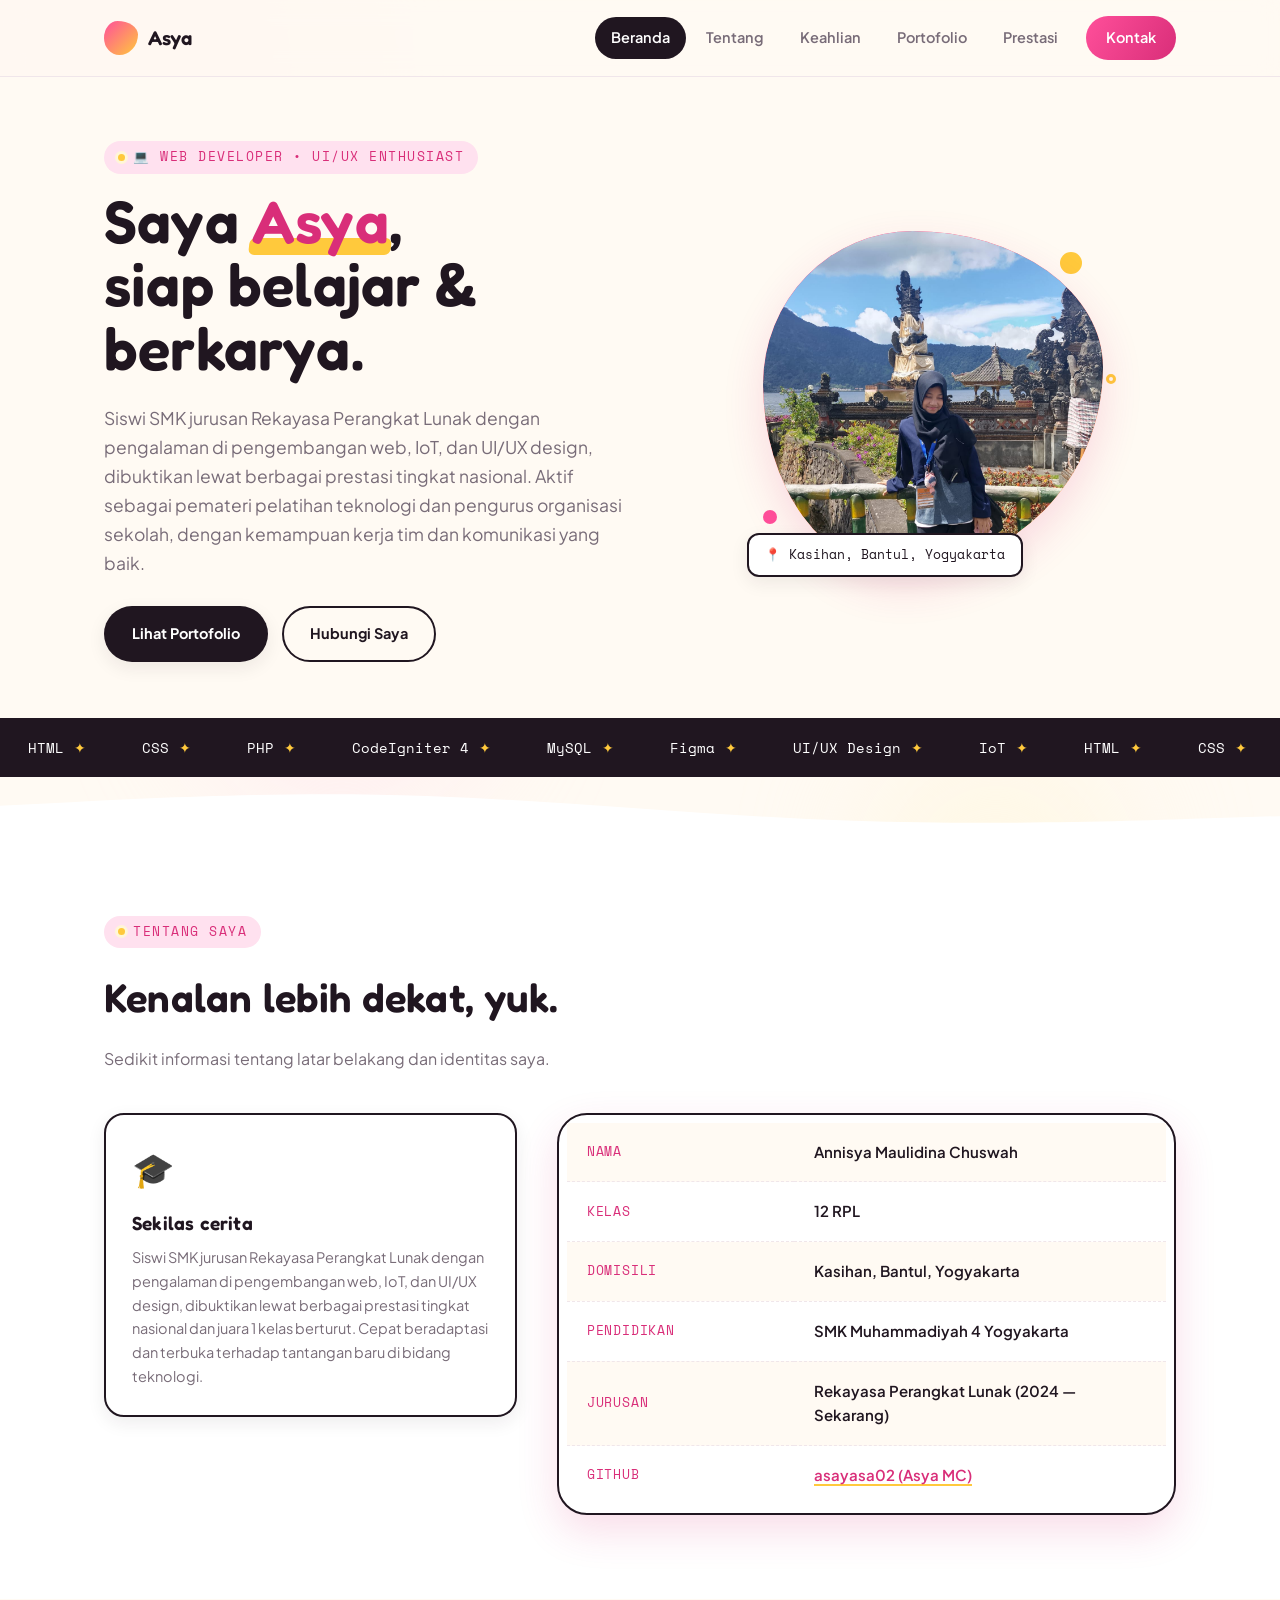
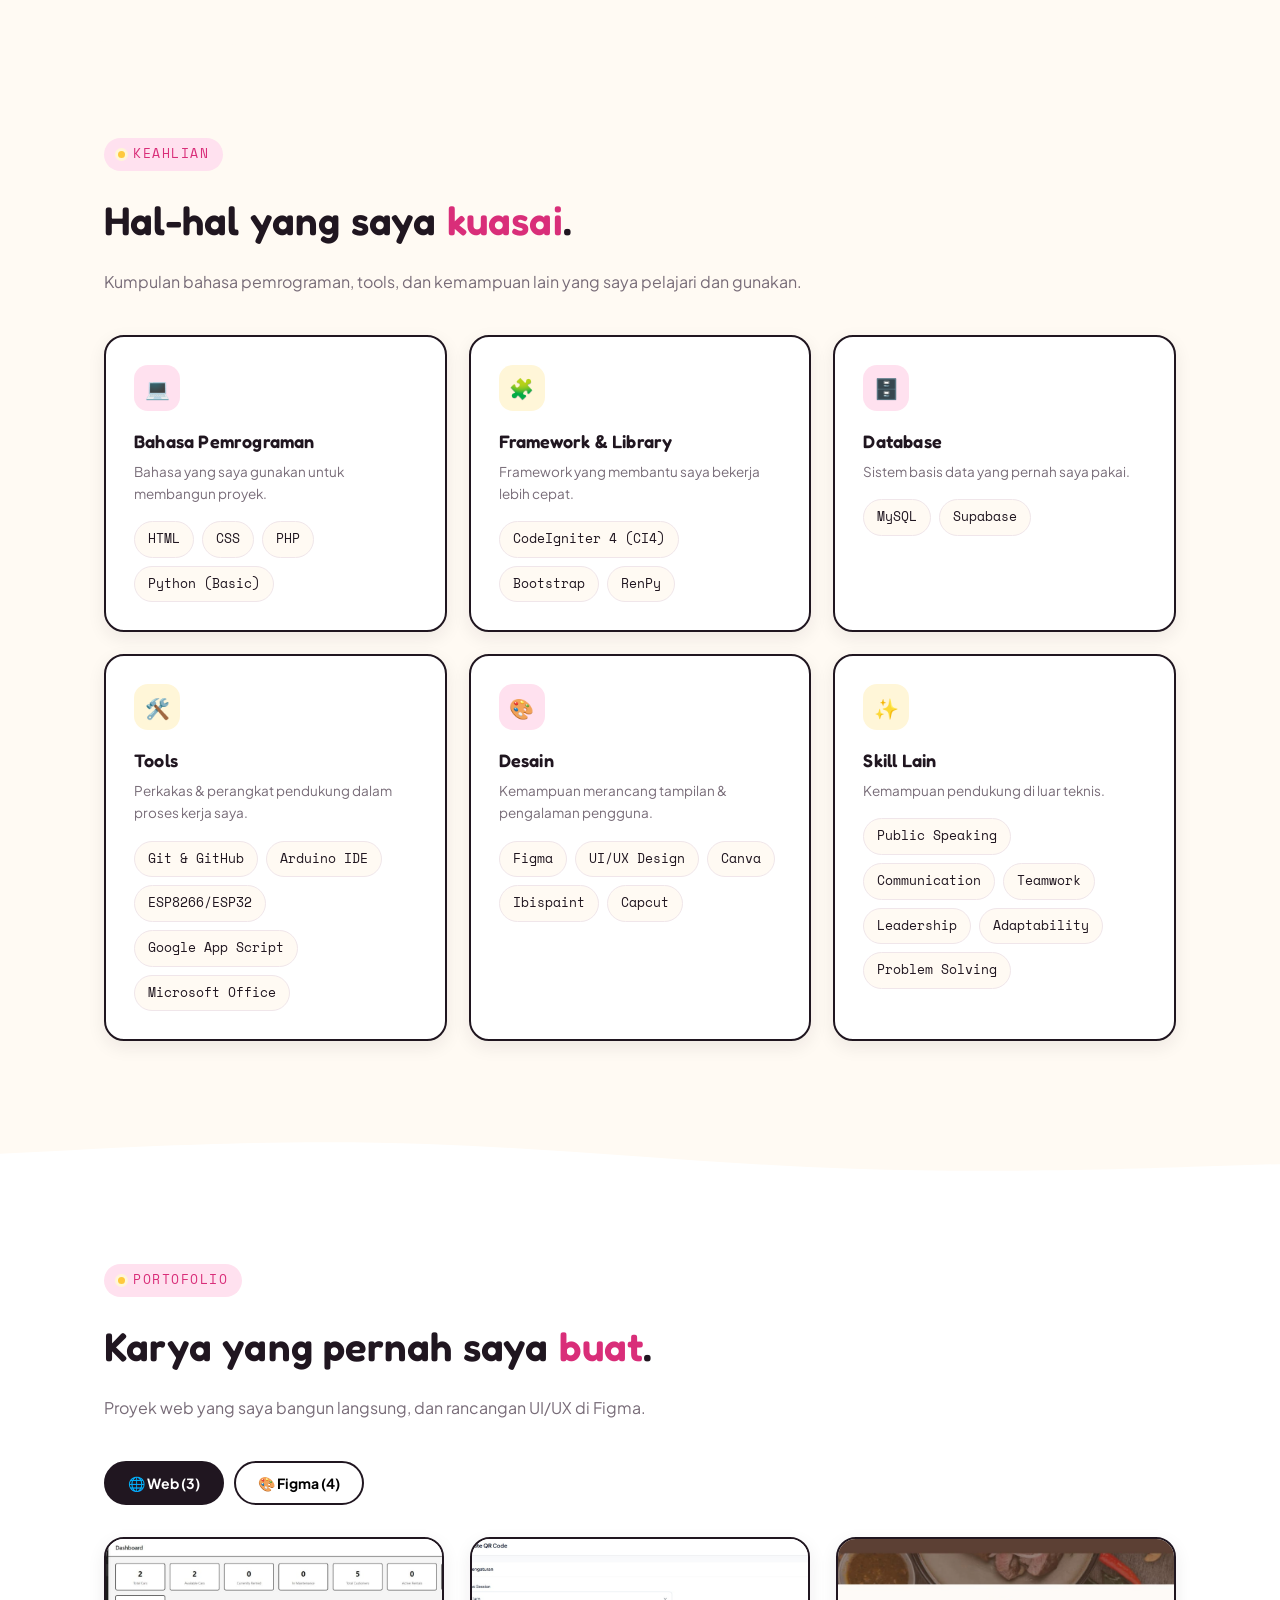
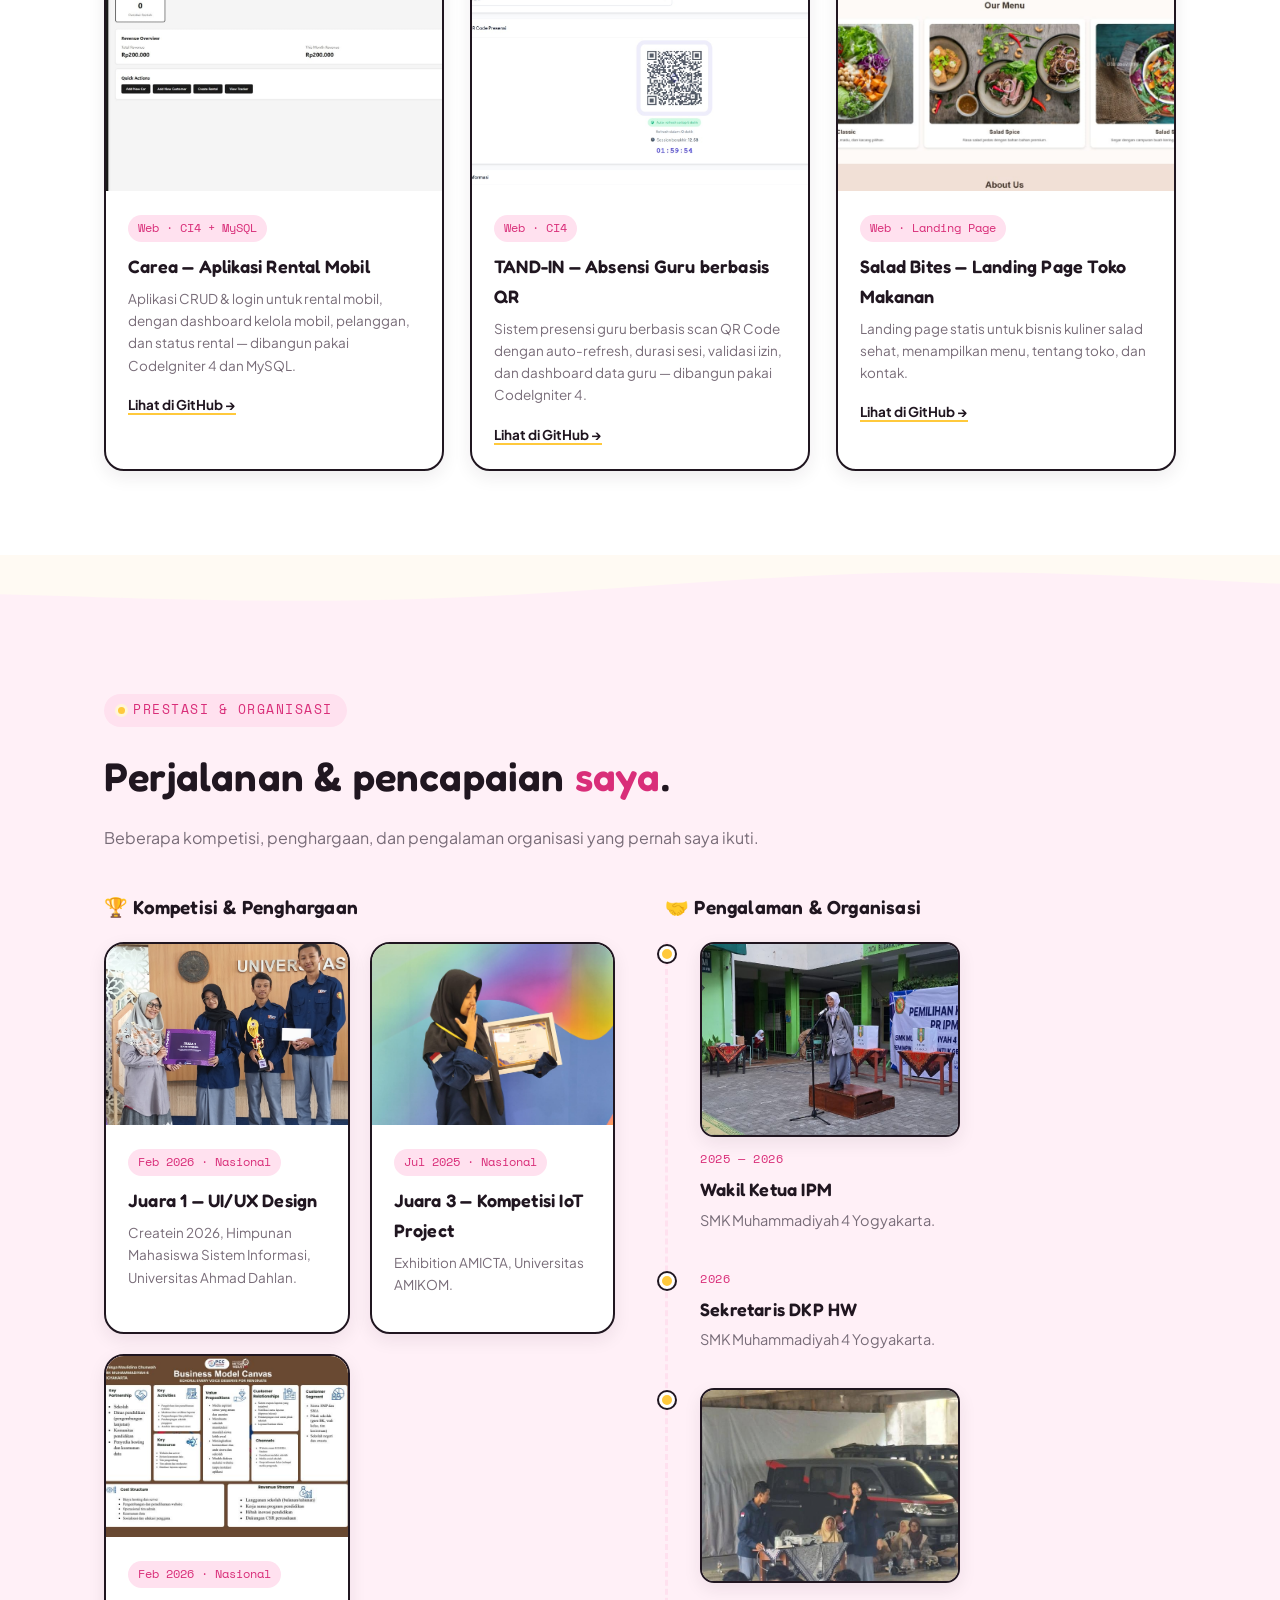
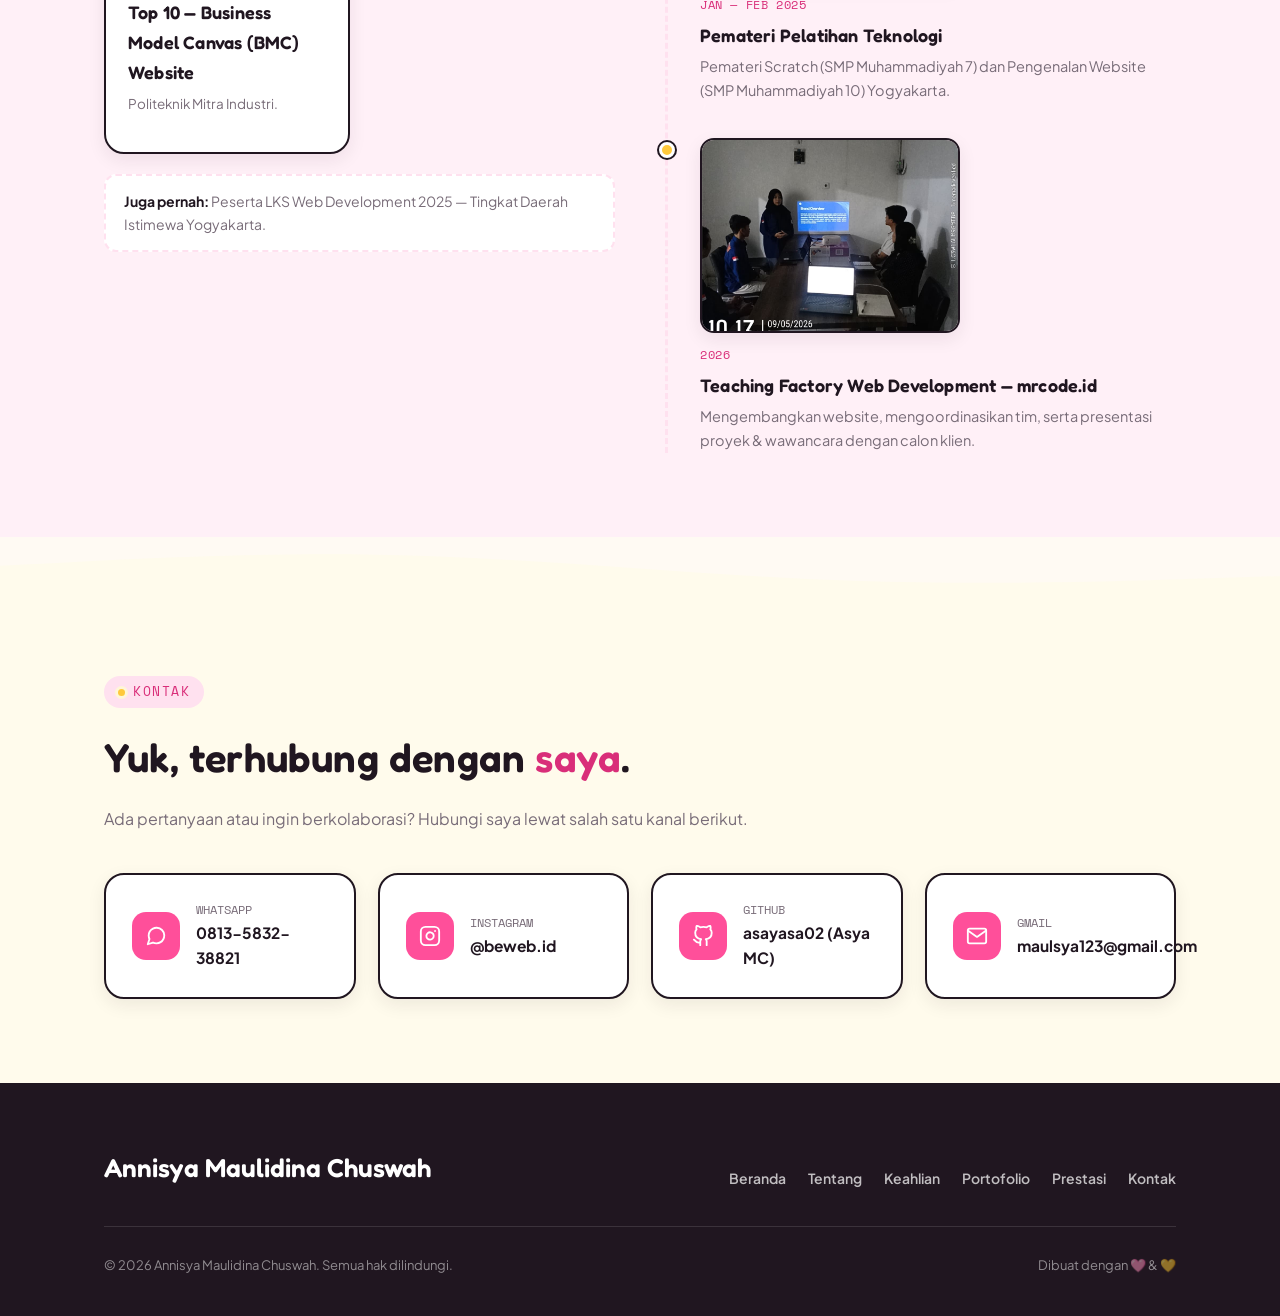
<file: index.html>
<!DOCTYPE html>
<html lang="id">
<head>
<meta charset="UTF-8">
<meta name="viewport" content="width=device-width, initial-scale=1.0">
<title>Annisya Maulidina Chuswah — Web Profil</title>
<meta name="description" content="Annisya Maulidina Chuswah — Siswi Rekayasa Perangkat Lunak, Web Developer & UI/UX Enthusiast.">
<link rel="preconnect" href="https://fonts.googleapis.com">
<link href="https://fonts.googleapis.com/css2?family=Fredoka:wght@500;600;700&family=Plus+Jakarta+Sans:wght@400;500;600;700;800&family=Space+Mono:wght@400;700&display=swap" rel="stylesheet">
<link rel="stylesheet" href="css/style.css">
</head>
<body>

<div class="scroll-progress" aria-hidden="true"></div>

<div class="blob-field" aria-hidden="true">
  <div class="blob b1"></div>
  <div class="blob b2"></div>
  <div class="blob b3"></div>
  <div class="blob b4"></div>
</div>

<!-- ===== NAVBAR ===== -->
<header class="navbar">
  <div class="wrap">
    <a href="#beranda" class="brand"><span class="dot"></span> Asya</a>
    <nav class="nav-links">
      <a href="#beranda">Beranda</a>
      <a href="#tentang">Tentang</a>
      <a href="#keahlian">Keahlian</a>
      <a href="#portofolio">Portofolio</a>
      <a href="#prestasi">Prestasi</a>
      <a href="#kontak" class="nav-cta">Kontak</a>
    </nav>
    <button class="nav-toggle" aria-label="Buka menu"><span></span></button>
  </div>
</header>

<!-- ===== HERO / BERANDA ===== -->
<section id="beranda" class="hero section-bg-cream">
  <div class="wrap">
    <div class="hero-text reveal">
      <span class="eyebrow">💻 Web Developer • UI/UX Enthusiast</span>
      <h1>Saya <span class="accent">Asya</span>,<br>siap belajar &amp; berkarya.</h1>
      <p class="lead">
        Siswi SMK jurusan Rekayasa Perangkat Lunak dengan pengalaman di pengembangan web, IoT, dan UI/UX design,
        dibuktikan lewat berbagai prestasi tingkat nasional. Aktif sebagai pemateri pelatihan teknologi dan
        pengurus organisasi sekolah, dengan kemampuan kerja tim dan komunikasi yang baik.
      </p>
      <div class="hero-cta">
        <a href="#portofolio" class="btn btn-primary">Lihat Portofolio</a>
        <a href="#kontak" class="btn btn-outline">Hubungi Saya</a>
      </div>
    </div>

    <div class="hero-photo reveal">
      <div class="hero-dot d-1" aria-hidden="true"></div>
      <div class="hero-dot d-2" aria-hidden="true"></div>
      <div class="hero-dot d-3" aria-hidden="true"></div>
      <div class="photo-blob">
        <img src="assets/foto-profil.jpg" alt="Foto Annisya Maulidina Chuswah">
      </div>
      <div class="hero-tag">📍 Kasihan, Bantul, Yogyakarta</div>
    </div>
  </div>

  <div class="marquee" aria-hidden="true">
    <div class="marquee-track">
      <span>HTML</span><span>CSS</span><span>PHP</span><span>CodeIgniter 4</span><span>MySQL</span><span>Figma</span><span>UI/UX Design</span><span>IoT</span>
      <span>HTML</span><span>CSS</span><span>PHP</span><span>CodeIgniter 4</span><span>MySQL</span><span>Figma</span><span>UI/UX Design</span><span>IoT</span>
    </div>
  </div>
</section>

<div class="divider" aria-hidden="true">
  <svg viewBox="0 0 1440 60" preserveAspectRatio="none"><path d="M0,32L80,28C160,24,320,16,480,21.3C640,27,800,43,960,48C1120,53,1280,48,1360,45.3L1440,43V60H0Z" style="fill:var(--white)"></path></svg>
</div>

<!-- ===== TENTANG SAYA ===== -->
<section id="tentang" class="section-bg-white">
  <div class="wrap">
    <div class="section-head reveal">
      <span class="eyebrow">Tentang Saya</span>
      <h2>Kenalan lebih dekat, yuk.</h2>
      <p>Sedikit informasi tentang latar belakang dan identitas saya.</p>
    </div>

    <div class="about-grid">
      <div class="about-note reveal">
        <div class="big-emoji">🎓</div>
        <h3>Sekilas cerita</h3>
        <p>Siswi SMK jurusan Rekayasa Perangkat Lunak dengan pengalaman di pengembangan web, IoT, dan UI/UX design, dibuktikan lewat berbagai prestasi tingkat nasional dan juara 1 kelas berturut. Cepat beradaptasi dan terbuka terhadap tantangan baru di bidang teknologi.</p>
      </div>

      <div class="bio-card reveal d1">
        <table class="bio-table">
          <tbody>
            <tr><th>Nama</th><td>Annisya Maulidina Chuswah</td></tr>
            <tr><th>Kelas</th><td><!-- GANTI: kelas tidak ada di CV, isi sendiri ya --> 12 RPL</td></tr>
            <tr><th>Domisili</th><td>Kasihan, Bantul, Yogyakarta</td></tr>
            <tr><th>Pendidikan</th><td>SMK Muhammadiyah 4 Yogyakarta</td></tr>
            <tr><th>Jurusan</th><td>Rekayasa Perangkat Lunak (2024 — Sekarang)</td></tr>
            <tr><th>GitHub</th><td><a href="https://github.com/asayasa02" target="_blank" rel="noopener">asayasa02 (Asya MC)</a></td></tr>
          </tbody>
        </table>
      </div>
    </div>
  </div>
</section>

<div class="divider" aria-hidden="true">
  <svg viewBox="0 0 1440 60" preserveAspectRatio="none"><path d="M0,43L80,45.3C160,48,320,53,480,48C640,43,800,27,960,21.3C1120,16,1280,24,1360,28L1440,32V60H0Z" style="fill:var(--cream)"></path></svg>
</div>

<!-- ===== KEAHLIAN ===== -->
<section id="keahlian" class="section-bg-cream">
  <div class="wrap">
    <div class="section-head reveal">
      <span class="eyebrow">Keahlian</span>
      <h2>Hal-hal yang saya <span style="color:var(--pink-dark)">kuasai</span>.</h2>
      <p>Kumpulan bahasa pemrograman, tools, dan kemampuan lain yang saya pelajari dan gunakan.</p>
    </div>

    <div class="skill-grid">
      <div class="skill-card reveal">
        <div class="icon">💻</div>
        <h3>Bahasa Pemrograman</h3>
        <p class="desc">Bahasa yang saya gunakan untuk membangun proyek.</p>
        <div class="pill-list">
          <span class="pill">HTML</span><span class="pill">CSS</span><span class="pill">PHP</span><span class="pill">Python (Basic)</span>
        </div>
      </div>

      <div class="skill-card reveal d1">
        <div class="icon">🧩</div>
        <h3>Framework &amp; Library</h3>
        <p class="desc">Framework yang membantu saya bekerja lebih cepat.</p>
        <div class="pill-list">
          <span class="pill">CodeIgniter 4 (CI4)</span><span class="pill">Bootstrap</span><span class="pill">RenPy</span>
        </div>
      </div>

      <div class="skill-card reveal d2">
        <div class="icon">🗄️</div>
        <h3>Database</h3>
        <p class="desc">Sistem basis data yang pernah saya pakai.</p>
        <div class="pill-list">
          <span class="pill">MySQL</span><span class="pill">Supabase</span>
        </div>
      </div>

      <div class="skill-card reveal">
        <div class="icon">🛠️</div>
        <h3>Tools</h3>
        <p class="desc">Perkakas &amp; perangkat pendukung dalam proses kerja saya.</p>
        <div class="pill-list">
          <span class="pill">Git &amp; GitHub</span><span class="pill">Arduino IDE</span><span class="pill">ESP8266/ESP32</span><span class="pill">Google App Script</span><span class="pill">Microsoft Office</span>
        </div>
      </div>

      <div class="skill-card reveal d1">
        <div class="icon">🎨</div>
        <h3>Desain</h3>
        <p class="desc">Kemampuan merancang tampilan &amp; pengalaman pengguna.</p>
        <div class="pill-list">
          <span class="pill">Figma</span><span class="pill">UI/UX Design</span><span class="pill">Canva</span><span class="pill">Ibispaint</span><span class="pill">Capcut</span>
        </div>
      </div>

      <div class="skill-card reveal d2">
        <div class="icon">✨</div>
        <h3>Skill Lain</h3>
        <p class="desc">Kemampuan pendukung di luar teknis.</p>
        <div class="pill-list">
          <span class="pill">Public Speaking</span><span class="pill">Communication</span><span class="pill">Teamwork</span><span class="pill">Leadership</span><span class="pill">Adaptability</span><span class="pill">Problem Solving</span>
        </div>
      </div>
    </div>
  </div>
</section>

<div class="divider" aria-hidden="true">
  <svg viewBox="0 0 1440 60" preserveAspectRatio="none"><path d="M0,32L80,28C160,24,320,16,480,21.3C640,27,800,43,960,48C1120,53,1280,48,1360,45.3L1440,43V60H0Z" style="fill:var(--white)"></path></svg>
</div>

<!-- ===== PORTOFOLIO ===== -->
<section id="portofolio" class="section-bg-white">
  <div class="wrap">
    <div class="section-head reveal">
      <span class="eyebrow">Portofolio</span>
      <h2>Karya yang pernah saya <span style="color:var(--pink-dark)">buat</span>.</h2>
      <p>Proyek web yang saya bangun langsung, dan rancangan UI/UX di Figma.</p>
    </div>

    <div class="tab-row reveal">
      <button class="tab-btn active" data-tab="web">🌐 Web (3)</button>
      <button class="tab-btn" data-tab="figma">🎨 Figma (4)</button>
    </div>

    <!-- ===== PANEL WEB ===== -->
    <div class="project-panel active" data-panel="web">

      <div class="project-card reveal">
        <div class="project-photo">
          <img src="assets/portfolio/web-carea.jpg" alt="Dashboard Carea - aplikasi rental mobil">
        </div>
        <div class="project-body">
          <span class="tag">Web · CI4 + MySQL</span>
          <h3>Carea — Aplikasi Rental Mobil</h3>
          <p>Aplikasi CRUD &amp; login untuk rental mobil, dengan dashboard kelola mobil, pelanggan, dan status rental — dibangun pakai CodeIgniter 4 dan MySQL.</p>
          <a class="project-link" href="https://github.com/asayasa02" target="_blank" rel="noopener">Lihat di GitHub →</a>
        </div>
      </div>

      <div class="project-card reveal d1">
        <div class="project-photo">
          <img src="assets/portfolio/web-absensi.jpg" alt="TAND-IN - aplikasi absensi guru berbasis QR Code">
        </div>
        <div class="project-body">
          <span class="tag">Web · CI4</span>
          <h3>TAND-IN — Absensi Guru berbasis QR</h3>
          <p>Sistem presensi guru berbasis scan QR Code dengan auto-refresh, durasi sesi, validasi izin, dan dashboard data guru — dibangun pakai CodeIgniter 4.</p>
          <a class="project-link" href="https://github.com/asayasa02" target="_blank" rel="noopener">Lihat di GitHub →</a>
        </div>
      </div>

      <div class="project-card reveal d2">
        <div class="project-photo">
          <img src="assets/portfolio/web-salad.jpg" alt="Salad Bites by Asya - landing page toko makanan">
        </div>
        <div class="project-body">
          <span class="tag">Web · Landing Page</span>
          <h3>Salad Bites — Landing Page Toko Makanan</h3>
          <p>Landing page statis untuk bisnis kuliner salad sehat, menampilkan menu, tentang toko, dan kontak.</p>
          <a class="project-link" href="https://github.com/asayasa02" target="_blank" rel="noopener">Lihat di GitHub →</a>
        </div>
      </div>

    </div>

    <!-- ===== PANEL FIGMA (tanpa foto, cukup link) ===== -->
    <div class="project-panel" data-panel="figma">
      <div class="figma-grid">

        <div class="figma-card reveal">
          <div class="fg-icon">🎨</div>
          <h3>KUISI — Aplikasi Belajar Siswa</h3>
          <p>Rancangan UI/UX aplikasi kuis &amp; belajar untuk siswa.</p>
          <a class="fg-link" href="https://www.figma.com/proto/i4Id1c3LNlRcHALEX3TPOu/Untitled?node-id=3-184&starting-point-node-id=3%3A184" target="_blank" rel="noopener">Buka di Figma →</a>
        </div>

        <div class="figma-card reveal d1">
          <div class="fg-icon">🎨</div>
          <h3>EMORA — Aplikasi Kesehatan Mental</h3>
          <p>Rancangan UI/UX aplikasi check-in mood &amp; kesehatan mental harian.</p>
          <a class="fg-link" href="https://www.figma.com/proto/XL8IzQrG4ZHBoLzYoeqRp2/Untitled?node-id=14-194&p=f&t=lbvCkOxBZZMB8vpm-1&scaling=scale-down&content-scaling=fixed&page-id=0%3A1&starting-point-node-id=14%3A289" target="_blank" rel="noopener">Buka di Figma →</a>
        </div>

        <div class="figma-card reveal d2">
          <div class="fg-icon">🎨</div>
          <h3>Login Page Carea</h3>
          <p>Rancangan UI/UX halaman login untuk aplikasi rental mobil Carea.</p>
          <a class="fg-link" href="https://www.figma.com/proto/L1nw4JGdxLi9UzaaYc4vxi/projek-2?node-id=1-2&starting-point-node-id=1%3A2&t=8j76P5lZPFDKivbJ-1" target="_blank" rel="noopener">Buka di Figma →</a>
        </div>

        <div class="figma-card reveal">
          <div class="fg-icon">🎨</div>
          <h3>Aplikasi Wisata Jogja</h3>
          <p>Rancangan UI/UX aplikasi turis wisata Yogyakarta.</p>
          <a class="fg-link" href="https://www.figma.com/proto/bNYLbgP5pJJDCC1ShFI112/APK_XPPLG_ANNISYAMAULIDINACHUSWAH?node-id=1-7&t=QEdFEJY5yVFhNCf1-1" target="_blank" rel="noopener">Buka di Figma →</a>
        </div>

      </div>
    </div>

  </div>
</section>

<div class="divider" aria-hidden="true">
  <svg viewBox="0 0 1440 60" preserveAspectRatio="none"><path d="M0,43L80,45.3C160,48,320,53,480,48C640,43,800,27,960,21.3C1120,16,1280,24,1360,28L1440,32V60H0Z" style="fill:var(--pink-tint)"></path></svg>
</div>

<!-- ===== PRESTASI & ORGANISASI ===== -->
<section id="prestasi" class="section-bg-pink">
  <div class="wrap">
    <div class="section-head reveal">
      <span class="eyebrow">Prestasi &amp; Organisasi</span>
      <h2>Perjalanan &amp; pencapaian <span style="color:var(--pink-dark)">saya</span>.</h2>
      <p>Beberapa kompetisi, penghargaan, dan pengalaman organisasi yang pernah saya ikuti.</p>
    </div>

    <div class="two-col">

      <div>
        <h3 class="reveal" style="font-size:19px;margin-bottom:20px;">🏆 Kompetisi &amp; Penghargaan</h3>

        <div class="project-panel active" style="display:grid; grid-template-columns:repeat(auto-fit,minmax(240px,1fr)); gap:20px;">
          <div class="project-card reveal">
            <div class="project-photo"><img src="assets/prestasi/juara1-uiux.jpg" alt="Juara 1 UI/UX Design Createin 2026"></div>
            <div class="project-body">
              <span class="tag">Feb 2026 · Nasional</span>
              <h3>Juara 1 — UI/UX Design</h3>
              <p>Createin 2026, Himpunan Mahasiswa Sistem Informasi, Universitas Ahmad Dahlan.</p>
            </div>
          </div>

          <div class="project-card reveal d1">
            <div class="project-photo"><img src="assets/prestasi/juara3-iot.jpg" alt="Juara 3 Kompetisi IoT Project Exhibition AMICTA"></div>
            <div class="project-body">
              <span class="tag">Jul 2025 · Nasional</span>
              <h3>Juara 3 — Kompetisi IoT Project</h3>
              <p>Exhibition AMICTA, Universitas AMIKOM.</p>
            </div>
          </div>

          <div class="project-card reveal d2">
            <div class="project-photo"><img src="assets/prestasi/top10-bmc.jpg" alt="Top 10 Business Model Canvas Website"></div>
            <div class="project-body">
              <span class="tag">Feb 2026 · Nasional</span>
              <h3>Top 10 — Business Model Canvas (BMC) Website</h3>
              <p>Politeknik Mitra Industri.</p>
            </div>
          </div>
        </div>

        <div class="prestasi-extra reveal">
          <strong>Juga pernah:</strong> Peserta LKS Web Development 2025 — Tingkat Daerah Istimewa Yogyakarta.
        </div>
      </div>

      <div>
        <h3 class="reveal" style="font-size:19px;margin-bottom:20px;">🤝 Pengalaman &amp; Organisasi</h3>
        <div class="timeline reveal">

          <div class="timeline-item">
            <img class="tl-photo" src="assets/organisasi/wakil-ketua-ipm.jpg" alt="Pidato kampanye calon Wakil Ketua IPM">
            <div class="when">2025 — 2026</div>
            <h3>Wakil Ketua IPM</h3>
            <p>SMK Muhammadiyah 4 Yogyakarta.</p>
          </div>

          <div class="timeline-item">
            <div class="when">2026</div>
            <h3>Sekretaris DKP HW</h3>
            <p>SMK Muhammadiyah 4 Yogyakarta.</p>
          </div>

          <div class="timeline-item">
            <img class="tl-photo" src="assets/organisasi/pemateri.jpg" alt="Menjadi pemateri pelatihan teknologi untuk siswa SMP">
            <div class="when">Jan — Feb 2025</div>
            <h3>Pemateri Pelatihan Teknologi</h3>
            <p>Pemateri Scratch (SMP Muhammadiyah 7) dan Pengenalan Website (SMP Muhammadiyah 10) Yogyakarta.</p>
          </div>

          <div class="timeline-item">
            <img class="tl-photo" src="assets/organisasi/teaching-factory.jpg" alt="Presentasi proyek Teaching Factory ke calon klien">
            <div class="when">2026</div>
            <h3>Teaching Factory Web Development — mrcode.id</h3>
            <p>Mengembangkan website, mengoordinasikan tim, serta presentasi proyek &amp; wawancara dengan calon klien.</p>
          </div>

        </div>
      </div>

    </div>
  </div>
</section>

<div class="divider" aria-hidden="true">
  <svg viewBox="0 0 1440 60" preserveAspectRatio="none"><path d="M0,32L80,28C160,24,320,16,480,21.3C640,27,800,43,960,48C1120,53,1280,48,1360,45.3L1440,43V60H0Z" style="fill:var(--yellow-tint)"></path></svg>
</div>

<!-- ===== KONTAK ===== -->
<section id="kontak" class="section-bg-yellow">
  <div class="wrap">
    <div class="section-head reveal">
      <span class="eyebrow">Kontak</span>
      <h2>Yuk, terhubung dengan <span style="color:var(--pink-dark)">saya</span>.</h2>
      <p>Ada pertanyaan atau ingin berkolaborasi? Hubungi saya lewat salah satu kanal berikut.</p>
    </div>

    <div class="contact-grid">
      <!-- CATATAN: nomor WA di CV (00813583238821) kelihatannya kelebihan 1 digit, cek & sesuaikan ya -->
      <a class="contact-card reveal" href="https://wa.me/62813583238821" target="_blank" rel="noopener">
        <div class="icon"><svg width="22" height="22" viewBox="0 0 24 24" fill="none" stroke="currentColor" stroke-width="2" stroke-linecap="round" stroke-linejoin="round"><path d="M21 11.5a8.38 8.38 0 0 1-.9 3.8 8.5 8.5 0 0 1-7.6 4.7 8.38 8.38 0 0 1-3.8-.9L3 21l1.9-5.7a8.38 8.38 0 0 1-.9-3.8 8.5 8.5 0 0 1 4.7-7.6 8.38 8.38 0 0 1 3.8-.9h.5a8.48 8.48 0 0 1 8 8v.5z"></path></svg></div>
        <div><div class="label">WhatsApp</div><div class="value">0813-5832-38821</div></div>
      </a>

      <a class="contact-card reveal d1" href="https://instagram.com/beweb.id" target="_blank" rel="noopener">
        <div class="icon"><svg width="22" height="22" viewBox="0 0 24 24" fill="none" stroke="currentColor" stroke-width="2" stroke-linecap="round" stroke-linejoin="round"><rect x="2" y="2" width="20" height="20" rx="5"></rect><path d="M16 11.37A4 4 0 1 1 12.63 8 4 4 0 0 1 16 11.37z"></path><line x1="17.5" y1="6.5" x2="17.5" y2="6.5"></line></svg></div>
        <div><div class="label">Instagram</div><div class="value">@beweb.id</div></div>
      </a>

      <a class="contact-card reveal d2" href="https://github.com/asayasa02" target="_blank" rel="noopener">
        <div class="icon"><svg width="22" height="22" viewBox="0 0 24 24" fill="none" stroke="currentColor" stroke-width="2" stroke-linecap="round" stroke-linejoin="round"><path d="M9 19c-5 1.5-5-2.5-7-3m14 6v-3.87a3.37 3.37 0 0 0-.94-2.61c3.14-.35 6.44-1.54 6.44-7A5.44 5.44 0 0 0 20 4.77 5.07 5.07 0 0 0 19.91 1S18.73.65 16 2.48a13.38 13.38 0 0 0-7 0C6.27.65 5.09 1 5.09 1A5.07 5.07 0 0 0 5 4.77a5.44 5.44 0 0 0-1.5 3.78c0 5.42 3.3 6.61 6.44 7A3.37 3.37 0 0 0 9 18.13V22"></path></svg></div>
        <div><div class="label">GitHub</div><div class="value">asayasa02 (Asya MC)</div></div>
      </a>

      <a class="contact-card reveal" href="mailto:maulsya123@gmail.com">
        <div class="icon"><svg width="22" height="22" viewBox="0 0 24 24" fill="none" stroke="currentColor" stroke-width="2" stroke-linecap="round" stroke-linejoin="round"><path d="M4 4h16c1.1 0 2 .9 2 2v12c0 1.1-.9 2-2 2H4c-1.1 0-2-.9-2-2V6c0-1.1.9-2 2-2z"></path><polyline points="22,6 12,13 2,6"></polyline></svg></div>
        <div><div class="label">Gmail</div><div class="value">maulsya123@gmail.com</div></div>
      </a>
    </div>
  </div>
</section>

<!-- ===== FOOTER GELAP ===== -->
<footer class="site-footer section-bg-dark">
  <div class="wrap">
    <div class="footer-top">
      <div class="footer-brand">Annisya Maulidina Chuswah</div>
      <nav class="footer-links">
        <a href="#beranda">Beranda</a>
        <a href="#tentang">Tentang</a>
        <a href="#keahlian">Keahlian</a>
        <a href="#portofolio">Portofolio</a>
        <a href="#prestasi">Prestasi</a>
        <a href="#kontak">Kontak</a>
      </nav>
    </div>
    <div class="footer-bottom">
      <span>&copy; <span id="year"></span> Annisya Maulidina Chuswah. Semua hak dilindungi.</span>
      <span>Dibuat dengan 🩷 &amp; 💛</span>
    </div>
  </div>
</footer>

<button class="back-top" aria-label="Kembali ke atas">
  <svg width="18" height="18" viewBox="0 0 24 24" fill="none" stroke="currentColor" stroke-width="2.5" stroke-linecap="round" stroke-linejoin="round"><line x1="12" y1="19" x2="12" y2="5"></line><polyline points="5 12 12 5 19 12"></polyline></svg>
</button>

<script src="js/script.js"></script>
<script>document.getElementById("year").textContent = new Date().getFullYear();</script>
</body>
</html>
</file>
<file: css/style.css>
/* ============================================================
   WEB PROFIL — LANDING PAGE — style.css
   Palet   : putih hangat, pink, kuning (kontras & ceria)
   Font    : Fredoka (judul) + Plus Jakarta Sans (isi) + Space Mono (label)
   ============================================================ */

/* ---------- 1. DESIGN TOKENS ---------- */
:root{
  --white:        #ffffff;
  --cream:        #fffaf3;

  --ink:          #201620;
  --ink-soft:     #786c78;

  --pink:         #ff4f9a;
  --pink-dark:    #d92e79;
  --pink-soft:    #ffe1ef;
  --pink-tint:    #fff0f7;

  --yellow:       #ffc93c;
  --yellow-dark:  #e0a800;
  --yellow-soft:  #fff6d8;
  --yellow-tint:  #fffbec;

  --line:         #f0e6ea;
  --shadow:       0 16px 40px rgba(217, 46, 121, .16);
  --shadow-sm:    0 6px 18px rgba(32, 22, 32, .08);
  --radius-lg:    30px;
  --radius-md:    20px;
  --radius-sm:    12px;

  --font-display: "Fredoka", system-ui, sans-serif;
  --font-body:    "Plus Jakarta Sans", system-ui, sans-serif;
  --font-mono:    "Space Mono", monospace;

  --maxw: 1120px;
}

/* ---------- 2. RESET DASAR ---------- */
*, *::before, *::after{ box-sizing: border-box; }
html{ scroll-behavior: smooth; scroll-padding-top: 88px; }
body{
  margin: 0;
  background: var(--cream);
  color: var(--ink);
  font-family: var(--font-body);
  font-size: 16px;
  line-height: 1.65;
  -webkit-font-smoothing: antialiased;
  overflow-x: hidden;
}
img{ max-width: 100%; display: block; }
a{ color: inherit; text-decoration: none; }
ul{ margin: 0; padding: 0; list-style: none; }
h1,h2,h3,h4{
  font-family: var(--font-display);
  font-weight: 600;
  margin: 0 0 .4em;
  letter-spacing: .2px;
}
p{ margin: 0 0 1em; }
button{ font-family: inherit; cursor: pointer; }

:focus-visible{
  outline: 3px solid var(--pink-dark);
  outline-offset: 3px;
  border-radius: 6px;
}

.wrap{
  max-width: var(--maxw);
  margin: 0 auto;
  padding: 0 24px;
  position: relative;
}

.eyebrow{
  display: inline-flex;
  align-items: center;
  gap: 8px;
  font-family: var(--font-mono);
  font-size: 12.5px;
  letter-spacing: 1.5px;
  text-transform: uppercase;
  color: var(--pink-dark);
  background: var(--pink-soft);
  padding: 6px 14px;
  border-radius: 999px;
  margin-bottom: 16px;
}
.eyebrow::before{
  content: "";
  width: 7px; height: 7px;
  border-radius: 50%;
  background: var(--yellow);
  box-shadow: 0 0 0 3px var(--yellow-soft);
}
.eyebrow.on-dark{ background: rgba(255,255,255,.1); color: var(--yellow); }
.eyebrow.on-dark::before{ box-shadow: 0 0 0 3px rgba(255,201,60,.25); }

/* ---------- 3. SCROLL PROGRESS ---------- */
.scroll-progress{
  position: fixed;
  top: 0; left: 0;
  height: 3px;
  width: 0%;
  background: linear-gradient(90deg, var(--pink), var(--yellow));
  z-index: 100;
  transition: width .1s linear;
}

/* ---------- 4. BACKGROUND BLOB (dekorasi ambient) ---------- */
.blob-field{
  position: fixed;
  inset: 0;
  z-index: -1;
  overflow: hidden;
  pointer-events: none;
}
.blob{
  position: absolute;
  border-radius: 50%;
  filter: blur(64px);
  opacity: .5;
  animation: drift 24s ease-in-out infinite;
}
.blob.b1{ width: 420px; height: 420px; background: var(--pink-soft); top: -140px; left: -110px; animation-duration: 27s; }
.blob.b2{ width: 340px; height: 340px; background: var(--yellow-soft); top: 30%; right: -150px; animation-duration: 31s; animation-delay: -6s; }
.blob.b3{ width: 300px; height: 300px; background: var(--pink-soft); bottom: 10%; left: 15%; animation-duration: 25s; animation-delay: -12s; }
.blob.b4{ width: 260px; height: 260px; background: var(--yellow-soft); bottom: -100px; right: 12%; animation-duration: 29s; animation-delay: -3s; }

@keyframes drift{
  0%,100%{ transform: translate(0,0) scale(1); }
  33%{ transform: translate(30px,-40px) scale(1.08); }
  66%{ transform: translate(-25px,25px) scale(.95); }
}

/* ---------- 5. NAVBAR ---------- */
.navbar{
  position: sticky;
  top: 0;
  z-index: 50;
  background: rgba(255,250,243,.86);
  backdrop-filter: blur(12px);
  border-bottom: 1px solid var(--line);
}
.navbar .wrap{
  display: flex;
  align-items: center;
  justify-content: space-between;
  height: 76px;
}
.brand{
  display: flex;
  align-items: center;
  gap: 10px;
  font-family: var(--font-display);
  font-weight: 600;
  font-size: 20px;
}
.brand .dot{
  width: 34px; height: 34px;
  border-radius: 40% 60% 55% 45% / 50% 40% 60% 50%;
  background: linear-gradient(135deg, var(--pink), var(--yellow));
  animation: wiggle 6s ease-in-out infinite;
  flex-shrink: 0;
}
@keyframes wiggle{
  0%,100%{ border-radius: 40% 60% 55% 45% / 50% 40% 60% 50%; }
  50%{ border-radius: 55% 45% 40% 60% / 45% 55% 45% 55%; }
}

.nav-links{
  display: flex;
  align-items: center;
  gap: 4px;
}
.nav-links a{
  font-size: 14.5px;
  font-weight: 600;
  padding: 9px 16px;
  border-radius: 999px;
  color: var(--ink-soft);
  transition: background .2s, color .2s;
  white-space: nowrap;
}
.nav-links a:hover{ background: var(--pink-soft); color: var(--pink-dark); }
.nav-links a.active{ background: var(--ink); color: var(--white); }

.nav-cta{
  display: inline-flex;
  margin-left: 8px;
  padding: 10px 20px !important;
  background: linear-gradient(120deg, var(--pink), var(--pink-dark)) !important;
  color: var(--white) !important;
}
.nav-cta:hover{ background: var(--ink) !important; color: var(--white) !important; }

.nav-toggle{
  display: none;
  width: 42px; height: 42px;
  border: none;
  background: var(--pink-soft);
  border-radius: 12px;
  align-items: center;
  justify-content: center;
}
.nav-toggle span, .nav-toggle span::before, .nav-toggle span::after{
  content: "";
  display: block;
  width: 18px; height: 2px;
  background: var(--pink-dark);
  position: relative;
  transition: transform .25s, opacity .25s;
}
.nav-toggle span::before{ position:absolute; top:-6px; }
.nav-toggle span::after{ position:absolute; top:6px; }
.nav-toggle.open span{ background: transparent; }
.nav-toggle.open span::before{ top:0; transform: rotate(45deg); }
.nav-toggle.open span::after{ top:0; transform: rotate(-45deg); }

/* ---------- 6. SECTION WRAPPERS & BACKGROUND RHYTHM ---------- */
.section-bg-cream{ background: var(--cream); }
.section-bg-white{ background: var(--white); }
.section-bg-pink{ background: var(--pink-tint); }
.section-bg-yellow{ background: var(--yellow-tint); }
.section-bg-dark{ background: var(--ink); color: var(--white); }

section{ padding: 84px 0; position: relative; }
.section-head{ margin-bottom: 40px; max-width: 60ch; }
.section-head h2{ font-size: clamp(28px, 3.8vw, 40px); }
.section-head p{ color: var(--ink-soft); font-size: 16px; }
.section-bg-dark .section-head p{ color: rgba(255,255,255,.65); }

.reveal{
  opacity: 0;
  transform: translateY(26px);
  transition: opacity .65s cubic-bezier(.2,.8,.2,1), transform .65s cubic-bezier(.2,.8,.2,1);
}
.reveal.in-view{ opacity: 1; transform: translateY(0); }
.reveal.d1{ transition-delay: .08s; }
.reveal.d2{ transition-delay: .16s; }
.reveal.d3{ transition-delay: .24s; }

/* ---------- 7. WAVE DIVIDER ---------- */
.divider{ line-height: 0; display: block; margin-top: -1px; }
.divider svg{ width: 100%; height: 56px; display: block; }

/* ---------- 8. HERO ---------- */
.hero{ padding: 64px 0 0; overflow: hidden; }
.hero .wrap{
  display: grid;
  grid-template-columns: 1.05fr .95fr;
  gap: 48px;
  align-items: center;
  padding-bottom: 56px;
}
.hero h1{
  font-size: clamp(36px, 5.6vw, 60px);
  line-height: 1.06;
}
.hero h1 .accent{
  position: relative;
  color: var(--pink-dark);
  white-space: nowrap;
}
.hero h1 .accent::after{
  content: "";
  position: absolute;
  left: -2%; right: -2%; bottom: 2px;
  height: .28em;
  background: var(--yellow);
  z-index: -1;
  border-radius: 6px;
  transform: skewX(-6deg);
}
.hero .lead{
  font-size: 17.5px;
  color: var(--ink-soft);
  max-width: 48ch;
}
.hero-cta{
  display: flex;
  gap: 14px;
  margin-top: 28px;
  flex-wrap: wrap;
}

.btn{
  display: inline-flex;
  align-items: center;
  gap: 8px;
  padding: 14px 26px;
  border-radius: 999px;
  font-weight: 700;
  font-size: 14.5px;
  border: 2px solid transparent;
  transition: transform .18s, box-shadow .18s, background .18s;
}
.btn:hover{ transform: translateY(-3px); }
.btn-primary{
  background: var(--ink);
  color: var(--white);
  box-shadow: var(--shadow-sm);
}
.btn-primary:hover{ box-shadow: var(--shadow); }
.btn-outline{
  border-color: var(--ink);
  color: var(--ink);
  background: transparent;
}
.btn-outline:hover{ background: var(--ink); color: var(--white); }
.btn-light{
  background: var(--white);
  color: var(--ink);
}

.hero-photo{ position: relative; justify-self: center; }
.photo-blob{
  width: min(340px, 82vw);
  aspect-ratio: 1;
  border-radius: 44% 56% 60% 40% / 45% 40% 60% 55%;
  background: linear-gradient(155deg, var(--pink), var(--yellow) 130%);
  display: flex;
  align-items: center;
  justify-content: center;
  animation: wiggle 9s ease-in-out infinite;
  box-shadow: var(--shadow);
  overflow: hidden;
  position: relative;
}
.photo-blob img{ width: 100%; height: 100%; object-fit: cover; border-radius: inherit; }
.photo-blob .placeholder-text{
  font-family: var(--font-mono);
  font-size: 12.5px;
  color: rgba(255,255,255,.92);
  text-align: center;
  padding: 20px;
}
.hero-tag{
  position: absolute;
  bottom: -6px;
  left: -16px;
  background: var(--white);
  border: 2px solid var(--ink);
  border-radius: var(--radius-sm);
  padding: 10px 16px;
  font-family: var(--font-mono);
  font-size: 12.5px;
  box-shadow: var(--shadow-sm);
}
.hero-dot{
  position: absolute;
  border-radius: 50%;
  z-index: -1;
}
.hero-dot.d-1{ width: 22px; height: 22px; background: var(--yellow); top: 6%; right: 6%; animation: bob 5s ease-in-out infinite; }
.hero-dot.d-2{ width: 14px; height: 14px; background: var(--pink); bottom: 14%; left: 0; animation: bob 6s ease-in-out infinite -2s; }
.hero-dot.d-3{ width: 10px; height: 10px; border: 3px solid var(--yellow); background: transparent; top: 42%; right: -4%; animation: bob 4.5s ease-in-out infinite -1s; }
@keyframes bob{
  0%,100%{ transform: translateY(0); }
  50%{ transform: translateY(-14px); }
}

/* ---------- 9. MARQUEE (skill strip di hero) ---------- */
.marquee{
  border-top: 2px solid var(--ink);
  border-bottom: 2px solid var(--ink);
  background: var(--ink);
  overflow: hidden;
  white-space: nowrap;
}
.marquee-track{
  display: inline-flex;
  animation: scroll-left 26s linear infinite;
  padding: 16px 0;
}
.marquee-track span{
  font-family: var(--font-mono);
  font-size: 14px;
  color: var(--white);
  padding: 0 28px;
  display: inline-flex;
  align-items: center;
  gap: 10px;
}
.marquee-track span::after{ content: "✦"; color: var(--yellow); }
@keyframes scroll-left{
  from{ transform: translateX(0); }
  to{ transform: translateX(-50%); }
}

/* ---------- 10. TENTANG / BIODATA ---------- */
.about-grid{
  display: grid;
  grid-template-columns: .8fr 1.2fr;
  gap: 40px;
  align-items: start;
}
.about-note{
  background: var(--white);
  border: 2px solid var(--ink);
  border-radius: var(--radius-md);
  padding: 26px;
  box-shadow: var(--shadow-sm);
}
.about-note .big-emoji{ font-size: 34px; margin-bottom: 10px; }
.about-note h3{ font-size: 19px; }
.about-note p{ font-size: 14.5px; color: var(--ink-soft); margin-bottom: 0; }

.bio-card{
  background: var(--white);
  border: 2px solid var(--ink);
  border-radius: var(--radius-lg);
  padding: 8px;
  box-shadow: var(--shadow);
}
.bio-table{ width: 100%; border-collapse: collapse; }
.bio-table tr{ border-bottom: 1px dashed var(--line); }
.bio-table tr:last-child{ border-bottom: none; }
.bio-table th, .bio-table td{ text-align: left; padding: 17px 20px; font-size: 15px; }
.bio-table th{
  width: 38%;
  font-family: var(--font-mono);
  font-weight: 400;
  color: var(--pink-dark);
  text-transform: uppercase;
  font-size: 12.5px;
  letter-spacing: .8px;
}
.bio-table td{ font-weight: 600; }
.bio-table td a{ color: var(--pink-dark); border-bottom: 2px solid var(--yellow); }
.bio-table tr:nth-child(odd){ background: var(--cream); }

/* ---------- 11. SKILLS ---------- */
.skill-grid{
  display: grid;
  grid-template-columns: repeat(auto-fit, minmax(280px, 1fr));
  gap: 22px;
}
.skill-card{
  background: var(--white);
  border-radius: var(--radius-md);
  padding: 28px;
  border: 2px solid var(--ink);
  box-shadow: var(--shadow-sm);
  transition: transform .22s, box-shadow .22s;
}
.skill-card:hover{ transform: translateY(-6px); box-shadow: var(--shadow); }
.skill-card .icon{
  width: 46px; height: 46px;
  border-radius: 14px;
  display: flex; align-items: center; justify-content: center;
  margin-bottom: 16px;
  font-size: 20px;
}
.skill-card:nth-child(6n+1) .icon{ background: var(--pink-soft); }
.skill-card:nth-child(6n+2) .icon{ background: var(--yellow-soft); }
.skill-card:nth-child(6n+3) .icon{ background: var(--pink-soft); }
.skill-card:nth-child(6n+4) .icon{ background: var(--yellow-soft); }
.skill-card:nth-child(6n+5) .icon{ background: var(--pink-soft); }
.skill-card:nth-child(6n+6) .icon{ background: var(--yellow-soft); }
.skill-card h3{ font-size: 18px; margin-bottom: 4px; }
.skill-card .desc{ font-size: 13.5px; color: var(--ink-soft); margin-bottom: 16px; }

.pill-list{ display: flex; flex-wrap: wrap; gap: 8px; }
.pill{
  font-family: var(--font-mono);
  font-size: 12.5px;
  padding: 7px 13px;
  border-radius: 999px;
  background: var(--cream);
  border: 1.5px solid var(--line);
}

/* ---------- 12. PORTOFOLIO ---------- */
.tab-row{ display: flex; gap: 10px; margin-bottom: 32px; flex-wrap: wrap; }
.tab-btn{
  border: 2px solid var(--ink);
  background: var(--white);
  padding: 11px 22px;
  border-radius: 999px;
  font-weight: 700;
  font-size: 14px;
  transition: background .2s, color .2s;
}
.tab-btn.active{ background: var(--ink); color: var(--white); }

.project-panel{ display: none; }
.project-panel.active{
  display: grid;
  grid-template-columns: repeat(auto-fit, minmax(280px, 1fr));
  gap: 26px;
}
.project-card{
  background: var(--white);
  border-radius: var(--radius-md);
  overflow: hidden;
  border: 2px solid var(--ink);
  box-shadow: var(--shadow-sm);
  transition: transform .22s, box-shadow .22s;
}
.project-card:hover{ transform: translateY(-6px) rotate(-.4deg); box-shadow: var(--shadow); }
.project-photo{
  aspect-ratio: 4/3;
  background: repeating-linear-gradient(135deg, var(--pink-soft), var(--pink-soft) 12px, var(--yellow-soft) 12px, var(--yellow-soft) 24px);
  display: flex;
  align-items: center;
  justify-content: center;
  position: relative;
  overflow: hidden;
}
.project-photo img{ width: 100%; height: 100%; object-fit: cover; }
.project-photo .ph-label{
  font-family: var(--font-mono);
  font-size: 12px;
  background: rgba(32,22,32,.75);
  color: var(--white);
  padding: 8px 14px;
  border-radius: 999px;
}
.project-body{ padding: 22px; }
.project-body .tag{
  display: inline-block;
  font-family: var(--font-mono);
  font-size: 11.5px;
  color: var(--pink-dark);
  background: var(--pink-soft);
  padding: 4px 10px;
  border-radius: 999px;
  margin-bottom: 10px;
}
.project-body h3{ font-size: 18px; margin-bottom: 6px; }
.project-body p{ font-size: 13.5px; color: var(--ink-soft); margin-bottom: 14px; }
.project-link{ font-size: 13.5px; font-weight: 700; color: var(--ink); border-bottom: 2px solid var(--yellow); }

/* ---------- 13. PRESTASI / ORGANISASI (timeline) ---------- */
.two-col{ display: grid; grid-template-columns: 1fr 1fr; gap: 50px; }
.timeline{ position: relative; padding-left: 32px; border-left: 3px dashed var(--pink-soft); }
.timeline-item{ position: relative; padding-bottom: 36px; }
.timeline-item:last-child{ padding-bottom: 0; }
.timeline-item::before{
  content: "";
  position: absolute;
  left: -41px; top: 4px;
  width: 16px; height: 16px;
  border-radius: 50%;
  background: var(--yellow);
  border: 3px solid var(--white);
  box-shadow: 0 0 0 2px var(--ink);
}
.timeline-item .when{
  font-family: var(--font-mono);
  font-size: 12px;
  color: var(--pink-dark);
  text-transform: uppercase;
  letter-spacing: .6px;
}
.timeline-item h3{ font-size: 18px; margin: 6px 0 4px; }
.timeline-item p{ color: var(--ink-soft); font-size: 14.5px; margin-bottom: 0; }
.timeline-thumb{
  display: block;
  width: 100%;
  max-width: 230px;
  aspect-ratio: 4/3;
  object-fit: cover;
  border-radius: 14px;
  border: 2px solid var(--ink);
  box-shadow: var(--shadow-sm);
  margin: 10px 0 8px;
}

/* ---------- 13b. PENGALAMAN (kartu dengan foto) ---------- */
.experience-grid{
  display: grid;
  grid-template-columns: repeat(auto-fit, minmax(300px, 1fr));
  gap: 26px;
}
.experience-card{
  background: var(--white);
  border-radius: var(--radius-md);
  overflow: hidden;
  border: 2px solid var(--ink);
  box-shadow: var(--shadow-sm);
  transition: transform .22s, box-shadow .22s;
}
.experience-card:hover{ transform: translateY(-6px); box-shadow: var(--shadow); }
.experience-photo{ aspect-ratio: 16/10; overflow: hidden; }
.experience-photo img{ width: 100%; height: 100%; object-fit: cover; }
.experience-body{ padding: 22px; }
.experience-body .tag{
  display: inline-block;
  font-family: var(--font-mono);
  font-size: 11.5px;
  color: var(--pink-dark);
  background: var(--pink-soft);
  padding: 4px 10px;
  border-radius: 999px;
  margin-bottom: 10px;
}
.experience-body h3{ font-size: 18px; margin-bottom: 6px; }
.experience-body p{ font-size: 13.5px; color: var(--ink-soft); margin-bottom: 0; }

/* ---------- 14. KONTAK ---------- */
.contact-grid{ display: grid; grid-template-columns: repeat(auto-fit, minmax(240px, 1fr)); gap: 22px; }
.contact-card{
  background: var(--white);
  border: 2px solid var(--ink);
  border-radius: var(--radius-md);
  padding: 26px;
  display: flex;
  align-items: center;
  gap: 16px;
  box-shadow: var(--shadow-sm);
  transition: transform .2s, box-shadow .2s, background .2s;
}
.contact-card:hover{ transform: translateY(-5px); box-shadow: var(--shadow); background: var(--yellow-soft); }
.contact-card .icon{
  width: 48px; height: 48px;
  border-radius: 14px;
  background: var(--pink);
  color: var(--white);
  display: flex; align-items: center; justify-content: center;
  flex-shrink: 0;
}
.contact-card .label{ font-family: var(--font-mono); font-size: 11.5px; color: var(--ink-soft); text-transform: uppercase; }
.contact-card .value{ font-weight: 700; font-size: 15.5px; }

/* ---------- 15. FOOTER (gelap, penutup landing page) ---------- */
.site-footer{ padding: 64px 0 40px; }
.footer-top{
  display: flex;
  justify-content: space-between;
  align-items: flex-end;
  flex-wrap: wrap;
  gap: 24px;
  padding-bottom: 36px;
  margin-bottom: 28px;
  border-bottom: 1px solid rgba(255,255,255,.12);
}
.footer-brand{ font-family: var(--font-display); font-size: 26px; font-weight: 600; }
.footer-links{ display: flex; gap: 22px; flex-wrap: wrap; }
.footer-links a{ font-size: 14px; color: rgba(255,255,255,.72); font-weight: 600; transition: color .2s; }
.footer-links a:hover{ color: var(--yellow); }
.footer-bottom{
  display: flex;
  justify-content: space-between;
  flex-wrap: wrap;
  gap: 10px;
  font-size: 13px;
  color: rgba(255,255,255,.5);
}

/* ---------- 16. BACK TO TOP ---------- */
.back-top{
  position: fixed;
  right: 22px; bottom: 22px;
  width: 48px; height: 48px;
  border-radius: 50%;
  background: var(--ink);
  color: var(--white);
  border: none;
  display: flex; align-items: center; justify-content: center;
  box-shadow: var(--shadow);
  opacity: 0;
  transform: translateY(12px);
  pointer-events: none;
  transition: opacity .25s, transform .25s, background .2s;
  z-index: 40;
}
.back-top.show{ opacity: 1; transform: translateY(0); pointer-events: auto; }
.back-top:hover{ background: var(--pink-dark); }

/* ---------- 17. RESPONSIVE ---------- */
@media (max-width: 900px){
  .about-grid{ grid-template-columns: 1fr; }
  .two-col{ grid-template-columns: 1fr; gap: 32px; }
}

@media (max-width: 860px){
  .hero .wrap{ grid-template-columns: 1fr; text-align: center; }
  .hero-cta{ justify-content: center; }
  .hero-photo{ order: -1; }
}

@media (max-width: 720px){
  .nav-links{
    position: absolute;
    top: 76px; left: 0; right: 0;
    background: var(--white);
    flex-direction: column;
    align-items: stretch;
    padding: 14px;
    border-bottom: 1px solid var(--line);
    display: none;
    gap: 4px;
  }
  .nav-links.open{ display: flex; }
  .nav-links a{ text-align: center; padding: 12px; }
  .nav-cta{ margin-left: 0; }
  .nav-toggle{ display: flex; }
  .bio-table th, .bio-table td{ display: block; width: 100%; padding: 6px 18px; }
  .bio-table th{ padding-top: 16px; }
  .bio-table td{ padding-bottom: 16px; }
  section{ padding: 60px 0; }
  .footer-top{ flex-direction: column; align-items: flex-start; }
}

@media (prefers-reduced-motion: reduce){
  *{ animation-duration: .001ms !important; animation-iteration-count: 1 !important; transition-duration: .001ms !important; scroll-behavior: auto !important; }
}

/* ---------- 18. FIGMA LINK CARDS (portofolio tanpa foto) ---------- */
.figma-grid{
  display: grid;
  grid-template-columns: repeat(auto-fit, minmax(260px, 1fr));
  gap: 20px;
}
.figma-card{
  background: var(--white);
  border: 2px solid var(--ink);
  border-radius: var(--radius-md);
  padding: 24px;
  box-shadow: var(--shadow-sm);
  transition: transform .2s, box-shadow .2s;
  display: flex;
  flex-direction: column;
  gap: 8px;
}
.figma-card:hover{ transform: translateY(-6px); box-shadow: var(--shadow); }
.figma-card .fg-icon{
  width: 42px; height: 42px;
  border-radius: 12px;
  background: var(--pink-soft);
  display: flex; align-items: center; justify-content: center;
  font-size: 18px;
  margin-bottom: 4px;
}
.figma-card h3{ font-size: 16.5px; margin-bottom: 2px; }
.figma-card p{ font-size: 13px; color: var(--ink-soft); margin-bottom: 4px; }
.figma-card .fg-link{
  margin-top: auto;
  align-self: flex-start;
  font-size: 13px;
  font-weight: 700;
  color: var(--pink-dark);
  border-bottom: 2px solid var(--yellow);
}

/* ---------- 19. FOTO KECIL DI DALAM TIMELINE ---------- */
.tl-photo{
  width: 100%;
  max-width: 260px;
  border-radius: 14px;
  margin-bottom: 12px;
  border: 2px solid var(--ink);
  box-shadow: var(--shadow-sm);
  display: block;
  aspect-ratio: 4/3;
  object-fit: cover;
}

/* ---------- 20. CATATAN PRESTASI TAMBAHAN (tanpa foto) ---------- */
.prestasi-extra{
  margin-top: 20px;
  font-size: 14px;
  color: var(--ink-soft);
  background: var(--white);
  border: 2px dashed var(--pink-soft);
  border-radius: var(--radius-sm);
  padding: 14px 18px;
}
.prestasi-extra strong{ color: var(--ink); }
</file>
